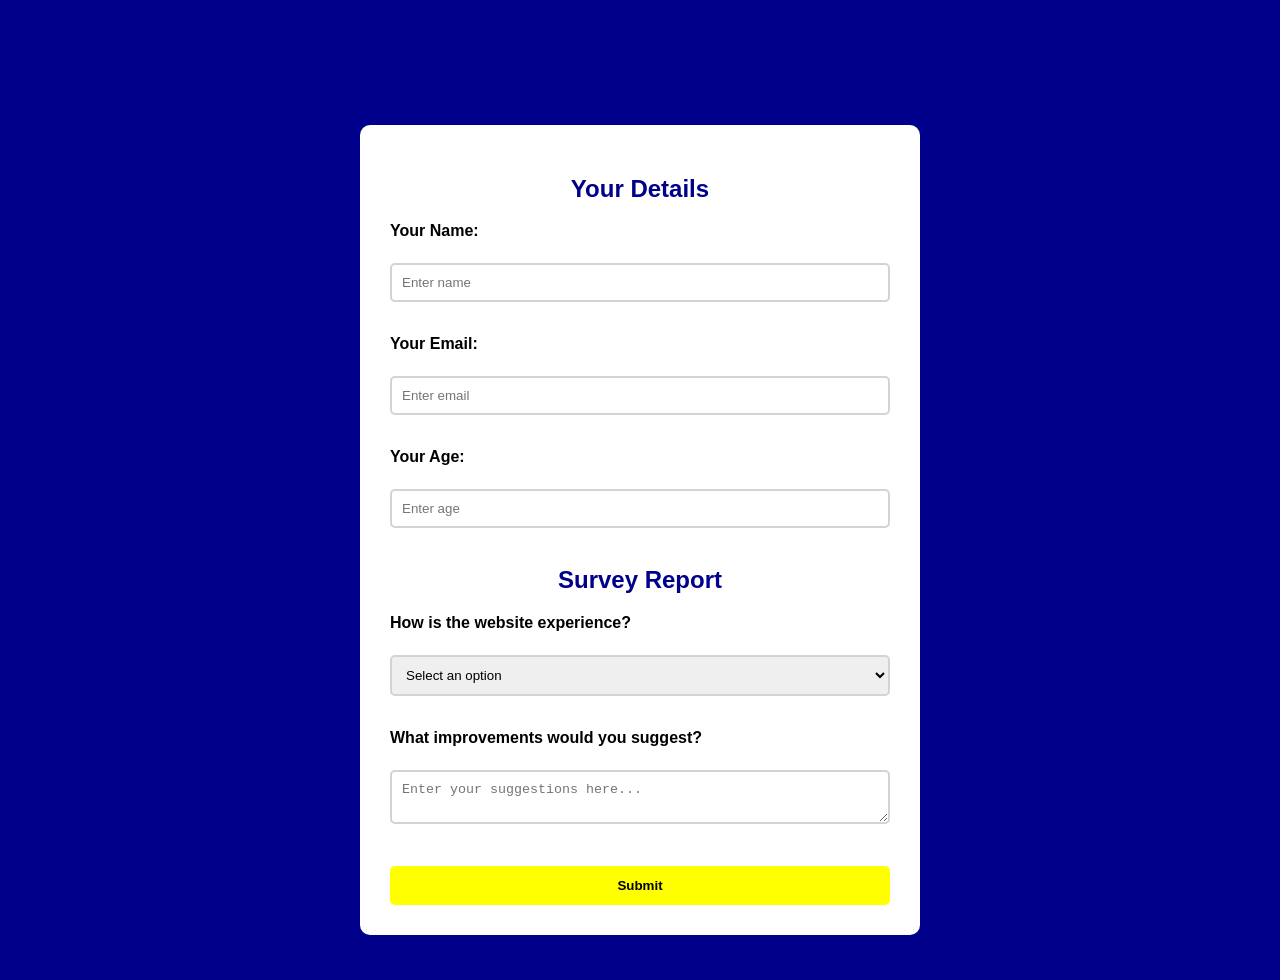
<file: starter_code/survey_form/index.html>
<!DOCTYPE html>
<html lang="en">
    <head>
        <meta charset="UTF-8">
        <meta name="viewport"
        content="width=device-width,
        initial-scale=1.0">
        <title>Survey Form</title>
        <link rel="stylesheet" href="style.css">
    </head>
    <body>
        <h1>Feedback Survey Form</h1>
        <form>
            <h2>Your Details</h2>
            <label>Your Name:</label><br>
            <input type="text" name="username"
            placeholder="Enter name" required><br><br>
            <label>Your Email:</label><br>
            <input type="text" name="email"
            placeholder="Enter email" required><br><br>
            <label>Your Age:</label><br>
            <input type="number" name="age" 
            placeholder="Enter age" required><br><br>
            <h2>Survey Report</h2>
            <label>How is the website experience?</label><br>
            <select name="experience" required>
                <option value="">Select an option</option>
                <option value="excellent">Excellent</option>
                <option value="good">Good</option>
                <option value="average">Average</option>
                <option value="poor">Poor</option>
            </select><br><br>
            <label>What improvements would you suggest?</label><br>
            <textarea name="Improvements"
            placeholder="Enter your suggestions here..."></textarea><br><br>
            <input type="submit" value="Submit">
        </form>

    </body>
</html>
</file>
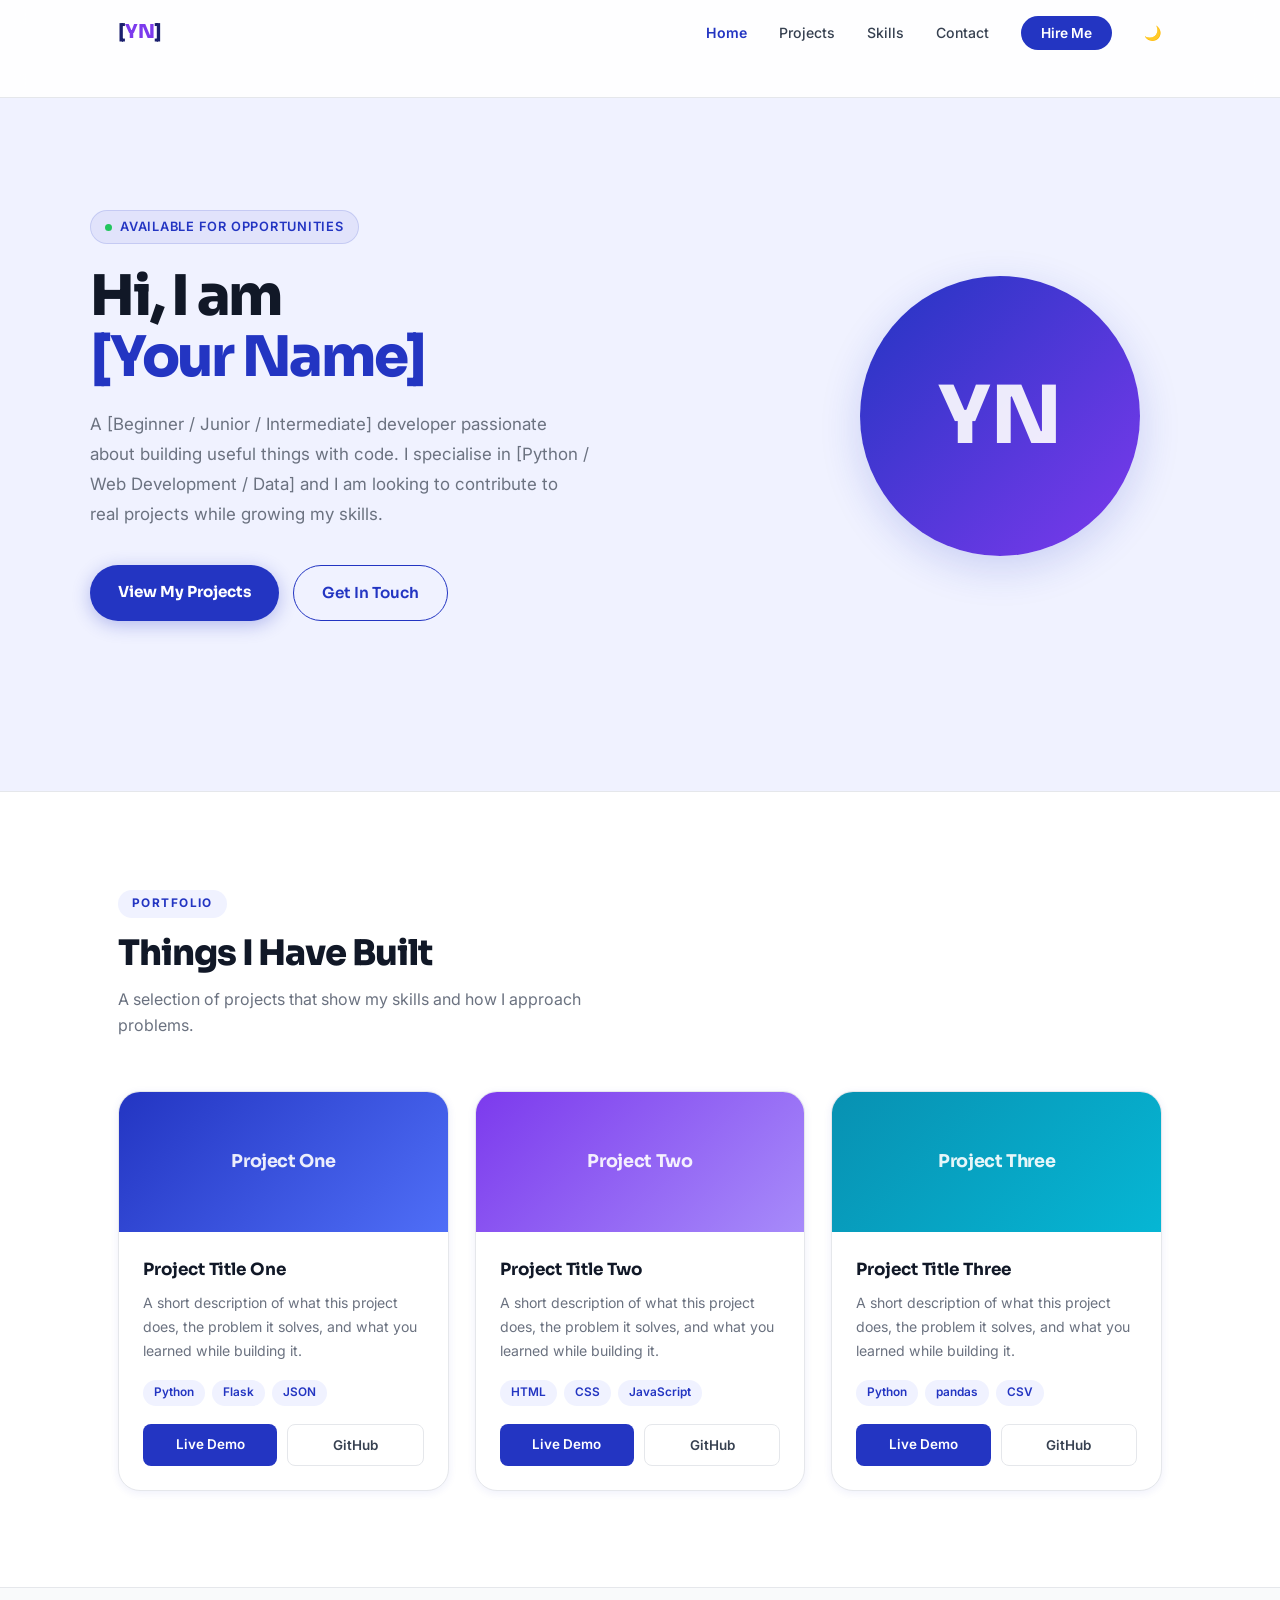
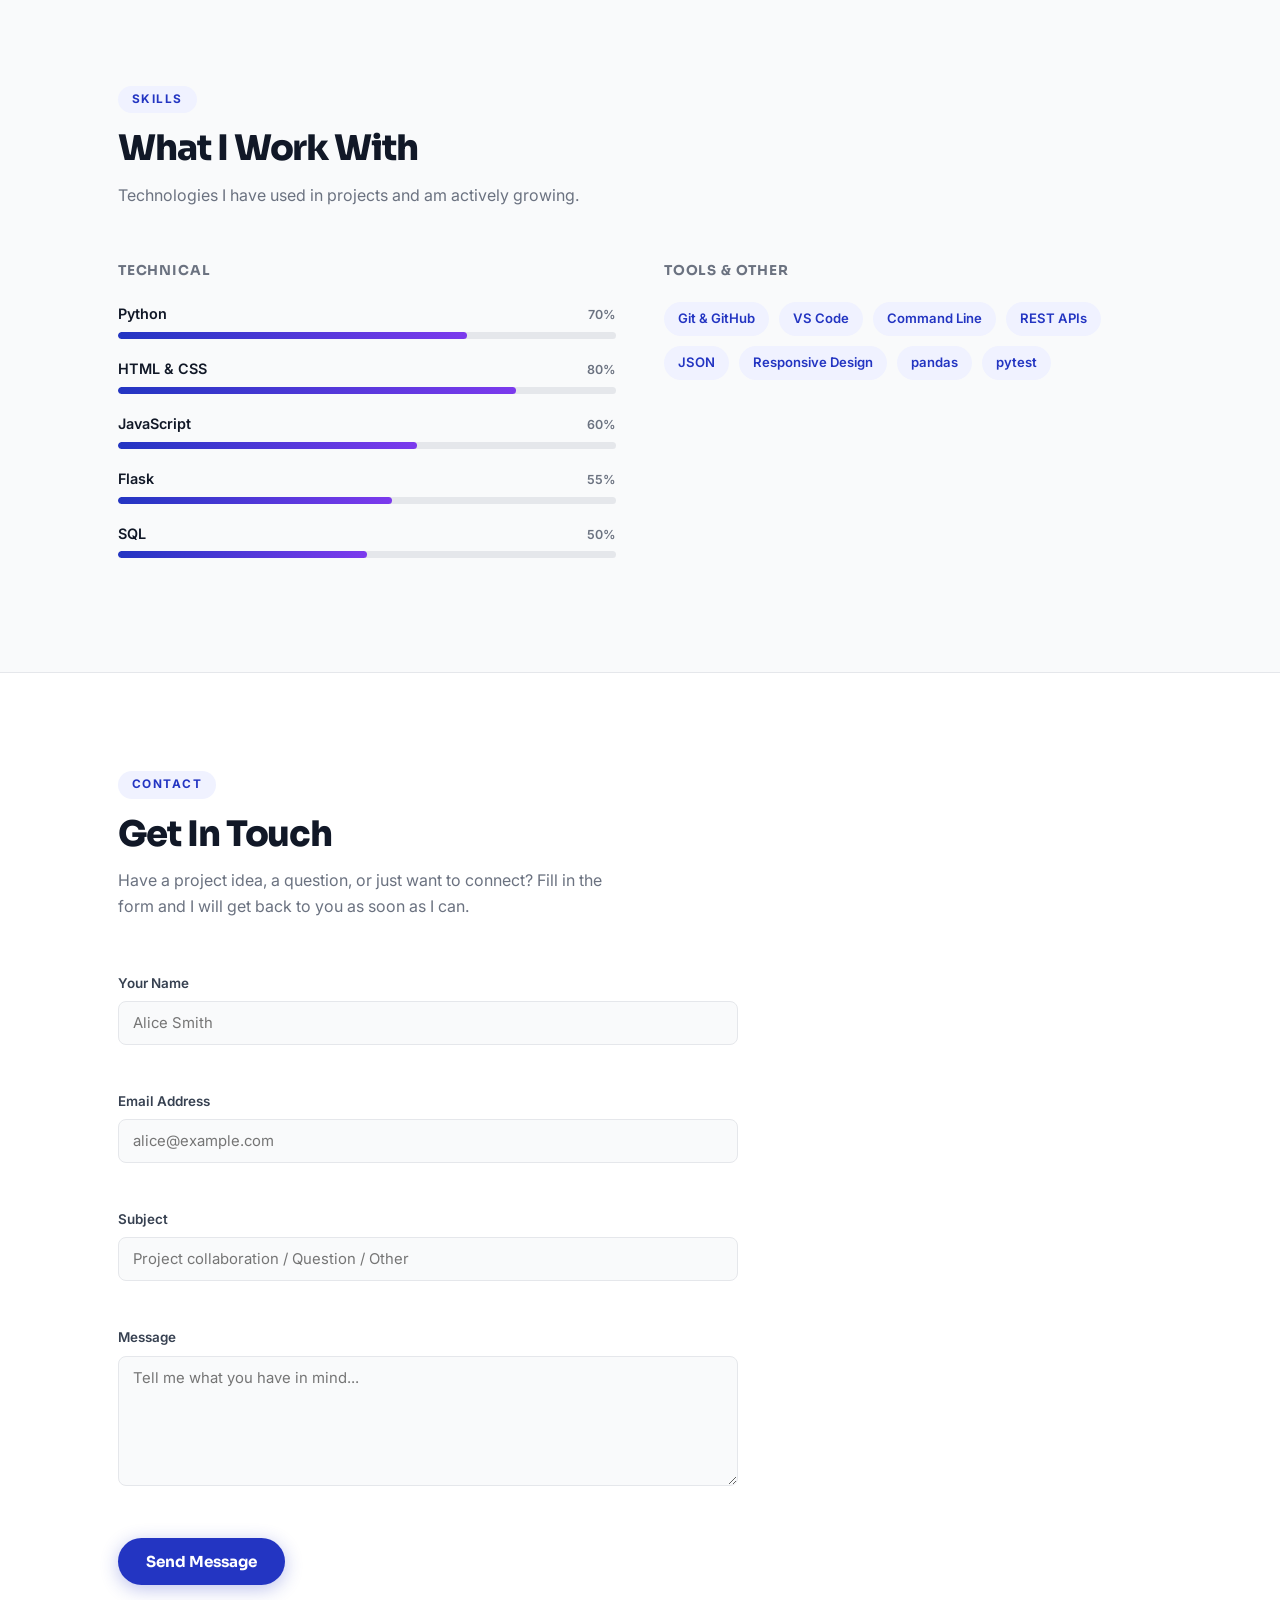
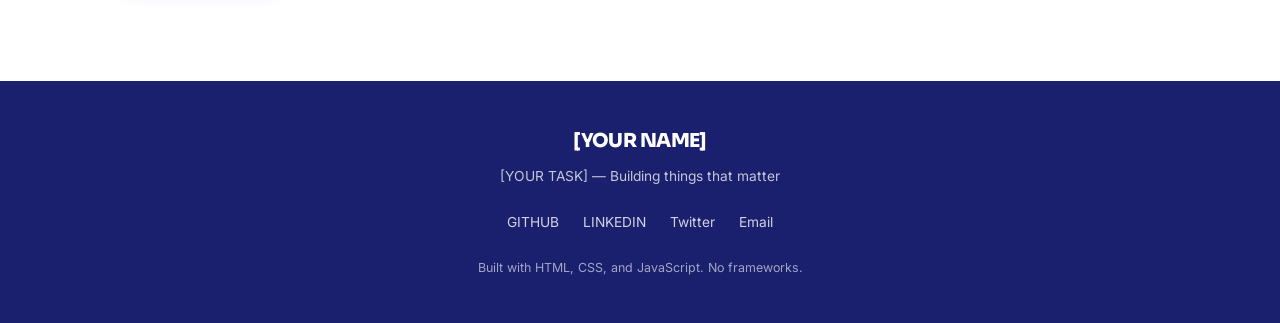
<file: starter_code/portfolio.html>
<!doctype html>
<!--
  portfolio.html
  ==============
  Project:    Personal Portfolio Website
  Difficulty: Beginner
  Skills:     HTML, CSS, JavaScript
  Time:       Low (a few hours)

  What you will build:
      A clean, professional personal portfolio website with five sections:
      navigation, hero, projects grid, skills list, and a contact form.
      The site is fully responsive and uses only HTML, CSS, and
      vanilla JavaScript — no frameworks, no build tools, no installs.

  How to run:
      Open this file directly in any web browser.
      No server or install step needed.

  Learning goals:
      - Writing semantic HTML5 structure
      - Using CSS Flexbox and CSS Grid for layout
      - Making a site responsive with media queries
      - Animating elements on scroll using IntersectionObserver
      - Validating a contact form with vanilla JavaScript
      - Organising CSS with custom properties (variables)

  Roadmap:
      Step 1:  Open the file in a browser — the structure and styles load
      Step 2:  Replace all placeholder text with your real information
      Step 3:  Complete the smooth-scroll navigation in initNavigation()
      Step 4:  Add your real projects to the projects grid (HTML section)
      Step 5:  Complete the skill bar animation in animateSkillBars()
      Step 6:  Complete the scroll reveal animation in initScrollReveal()
      Step 7:  Complete the contact form validation in validateForm()
      Step 8:  Make the mobile hamburger menu open and close in toggleMenu()
      Step 9:  Test every section on a 375px mobile screen using DevTools
      Step 10: Deploy to GitHub Pages (Settings > Pages > Deploy from main)

  Deployment (GitHub Pages):
      1. Push this file to a GitHub repository as index.html
      2. Go to repository Settings > Pages
      3. Set source to "Deploy from a branch" and select main / root
      4. Your site will be live at https://your-username.github.io/repo-name
-->

<html lang="en">
  <head>
    <meta charset="UTF-8" />
    <meta name="viewport" content="width=device-width, initial-scale=1.0" />
    <meta
      name="description"
      content="Portfolio of [Your Name] — [Your Title]"
    />
    <title>[Your Name] — Portfolio</title>

    <!-- Google Fonts -->
    <link
      href="https://fonts.googleapis.com/css2?family=Sora:wght@400;600;700;800&family=Inter:wght@400;500;600&display=swap"
      rel="stylesheet"
    />

    <style>
      /* ==============================================================
       CSS CUSTOM PROPERTIES
       Change these to reskin the entire site instantly.
      ============================================================== */

      /* =========================
   DARK MODE VARIABLES
   ========================= */

 body.dark {
  /* BUMPED UP: Made text brighter so it stands out against deep blue/slate */
  --color-text: #ffffff;       /* Pure white for headers/main titles */
  --color-text-mid: #f3f4f6;   /* Very bright light gray for normal paragraph text */
  --color-text-light: #cbd5e1; /* Clear, readable light gray for captions/muted text */

  /* Your backgrounds are fine, keeping them deep and clean */
  --color-bg: #0f172a;
  --color-bg-soft: #111827;
  --color-bg-hero: #0b1220;

  /* BUMPED UP: Made borders slightly lighter so they are actually visible */
  --color-border: #334155; 

  /* ACCENTS: Vibrant blues that pass contrast rules on dark backgrounds */
  --color-primary: #60a5fa;    /* Bright sky blue */
  --color-primary-dk: #93c5fd; /* Lightened this up so if it's used for text, it's readable */
}
      :root {
        --color-primary: #2335c2;
        --color-primary-dk: #1a1f6e;
        --color-accent: #7c3aed;
        --color-accent-lt: #a78bfa;
        --color-yellow: #fbbf24;
        --color-text: #111827;
        --color-text-mid: #374151;
        --color-text-light: #6b7280;
        --color-border: #e5e7eb;
        --color-bg: #ffffff;
        --color-bg-soft: #f9fafb;
        --color-bg-hero: #f0f2ff;

        --font-display: "Sora", sans-serif;
        --font-body: "Inter", sans-serif;

        --radius-sm: 8px;
        --radius-md: 14px;
        --radius-lg: 22px;
        --radius-full: 9999px;

        --shadow-sm: 0 2px 8px rgba(35, 53, 194, 0.08);
        --shadow-md: 0 6px 24px rgba(35, 53, 194, 0.13);
        --shadow-lg: 0 12px 40px rgba(35, 53, 194, 0.18);

        --transition: 0.2s ease;
      }

      /* ==============================================================
       RESET
       ============================================================== */
      *,
      *::before,
      *::after {
        box-sizing: border-box;
        margin: 0;
        padding: 0;
      }
      html {
        scroll-behavior: smooth;
      }
      body {
        font-family: var(--font-body);
        color: var(--color-text);
        background: var(--color-bg);
        line-height: 1.65;
        -webkit-font-smoothing: antialiased;
      }
      img {
        display: block;
        max-width: 100%;
      }
      a {
        color: var(--color-primary);
        text-decoration: none;
      }
      a:hover {
        text-decoration: underline;
      }
      ul {
        list-style: none;
      }

      /* ==============================================================
       SHARED UTILITIES
       ============================================================== */
      .container {
        max-width: 1100px;
        margin: 0 auto;
        padding: 0 28px;
      }

      .section-label {
        display: inline-block;
        font-size: 0.74rem;
        font-weight: 700;
        letter-spacing: 0.12em;
        text-transform: uppercase;
        color: var(--color-primary);
        background: var(--color-bg-hero);
        border-radius: var(--radius-full);
        padding: 4px 14px;
        margin-bottom: 14px;
      }

      .section-title {
        font-family: var(--font-display);
        font-size: clamp(1.6rem, 3vw, 2.2rem);
        font-weight: 800;
        color: var(--color-text);
        letter-spacing: -0.03em;
        line-height: 1.2;
        margin-bottom: 12px;
      }

      .section-sub {
        font-size: 1rem;
        color: var(--color-text-light);
        max-width: 520px;
        margin-bottom: 52px;
      }

      /* Scroll-reveal: elements start invisible and slide up into view */
      .reveal {
        opacity: 0;
        transform: translateY(28px);
        transition:
          opacity 0.55s ease,
          transform 0.55s ease;
      }
      .reveal.visible {
        opacity: 1;
        transform: translateY(0);
      }

      /* ==============================================================
       NAVIGATION
       ============================================================== */
      .navbar {
        position: fixed;
        top: 0;
        left: 0;
        right: 0;
        z-index: 100;
        background: rgba(255, 255, 255, 0.92);
        backdrop-filter: blur(12px);
        -webkit-backdrop-filter: blur(12px);
        border-bottom: 1px solid var(--color-border);
      }

      body.dark .navbar {
        background: rgba(15, 23, 42, 0.92);
      }

      .nav-inner {
        max-width: 1100px;
        margin: 0 auto;
        padding: 0 28px;
        height: 64px;
        display: flex;
        align-items: center;
        justify-content: space-between;
      }

      .nav-logo {
        font-family: var(--font-display);
        font-size: 1.2rem;
        font-weight: 800;
        color: var(--color-primary-dk);
        letter-spacing: -0.03em;
      }

      /* TODO Step 2: Replace [YN] with your actual initials */
      .nav-logo span {
        color: var(--color-accent);
      }

      .nav-links {
        display: flex;
        align-items: center;
        gap: 32px;
      }

      .nav-link {
        font-size: 0.88rem;
        font-weight: 500;
        color: var(--color-text-mid);
        transition: color var(--transition);
      }
      .nav-link:hover {
        color: var(--color-primary);
        text-decoration: none;
      }
      .nav-link.active {
        color: var(--color-primary);
        font-weight: 600;
      }

      .nav-cta {
        padding: 9px 20px;
        background: var(--color-primary);
        color: #fff;
        border-radius: var(--radius-full);
        font-size: 0.86rem;
        font-weight: 600;
        transition: opacity var(--transition);
      }
      .nav-cta:hover {
        opacity: 0.88;
        text-decoration: none;
      }

      /* Hamburger icon (mobile only) */
      .nav-hamburger {
        display: none;
        flex-direction: column;
        gap: 5px;
        background: none;
        border: none;
        cursor: pointer;
        padding: 4px;
      }
      .nav-hamburger span {
        display: block;
        width: 22px;
        height: 2px;
        background: var(--color-text);
        border-radius: 2px;
        transition:
          transform var(--transition),
          opacity var(--transition);
      }
      /* Hamburger open state — handled by JS */
      .nav-hamburger.open span:nth-child(1) {
        transform: translateY(7px) rotate(45deg);
      }
      .nav-hamburger.open span:nth-child(2) {
        opacity: 0;
      }
      .nav-hamburger.open span:nth-child(3) {
        transform: translateY(-7px) rotate(-45deg);
      }

      /* Mobile nav drawer */
      .nav-mobile {
        display: flex;
        flex-direction: column;
        padding: 12px 28px 20px;
        border-top: 1px solid var(--color-border);
        background: var(--color-bg);

        /* NEW: hidden state */
        max-height: 0;
        overflow: hidden;
        opacity: 0;
        transform: translateY(-10px);
        transition: all 0.3s ease;
      }

      .nav-mobile.open {
        max-height: 300px;
        opacity: 1;
        transform: translateY(0);
      }

      /* ==============================================================
       HERO SECTION
       ============================================================== */
      .hero {
        padding: 130px 28px 90px;
        background: var(--color-bg-hero);
        border-bottom: 1px solid var(--color-border);
        min-height: 88vh;
        display: flex;
        align-items: center;
      }

      .hero-inner {
        max-width: 1100px;
        margin: 0 auto;
        display: grid;
        grid-template-columns: 1fr 380px;
        gap: 64px;
        align-items: center;
        width: 100%;
      }

      .hero-tag {
        display: inline-flex;
        align-items: center;
        gap: 8px;
        font-size: 0.8rem;
        font-weight: 600;
        letter-spacing: 0.06em;
        text-transform: uppercase;
        color: var(--color-primary);
        background: rgba(35, 53, 194, 0.07);
        border: 1px solid rgba(35, 53, 194, 0.15);
        border-radius: var(--radius-full);
        padding: 5px 14px;
        margin-bottom: 22px;
      }
      .hero-tag-dot {
        width: 7px;
        height: 7px;
        border-radius: 50%;
        background: #22c55e;
      }

      .hero-heading {
        font-family: var(--font-display);
        font-size: clamp(2.2rem, 5vw, 3.5rem);
        font-weight: 800;
        color: var(--color-text);
        letter-spacing: -0.04em;
        line-height: 1.1;
        margin-bottom: 20px;
      }
      .hero-heading .accent {
        color: var(--color-primary);
      }

      .hero-sub {
        font-size: 1.06rem;
        color: var(--color-text-light);
        line-height: 1.78;
        max-width: 500px;
        margin-bottom: 36px;
      }

      .hero-actions {
        display: flex;
        gap: 14px;
        flex-wrap: wrap;
      }

      .btn-primary {
        padding: 14px 28px;
        background: var(--color-primary);
        color: #fff;
        border: none;
        border-radius: var(--radius-full);
        font-family: var(--font-display);
        font-size: 0.95rem;
        font-weight: 700;
        cursor: pointer;
        box-shadow: 0 4px 18px rgba(35, 53, 194, 0.3);
        transition:
          opacity var(--transition),
          transform var(--transition);
        text-decoration: none;
        display: inline-block;
      }
      .btn-primary:hover {
        opacity: 0.9;
        transform: translateY(-2px);
        text-decoration: none;
      }

      .btn-ghost {
        padding: 14px 28px;
        background: transparent;
        color: var(--color-primary);
        border: 1.5px solid var(--color-primary);
        border-radius: var(--radius-full);
        font-family: var(--font-display);
        font-size: 0.95rem;
        font-weight: 600;
        cursor: pointer;
        transition: background var(--transition);
        text-decoration: none;
        display: inline-block;
      }
      .btn-ghost:hover {
        background: var(--color-bg-hero);
        text-decoration: none;
      }

      /* Avatar placeholder on the right side of the hero */
      .hero-avatar-wrap {
        display: flex;
        justify-content: center;
      }
      .hero-avatar {
        width: 280px;
        height: 280px;
        border-radius: 50%;
        background: linear-gradient(
          135deg,
          var(--color-primary) 0%,
          var(--color-accent) 100%
        );
        display: flex;
        align-items: center;
        justify-content: center;
        font-family: var(--font-display);
        font-size: 5rem;
        font-weight: 800;
        color: rgba(255, 255, 255, 0.9);
        box-shadow: var(--shadow-lg);
        flex-shrink: 0;

        /* TODO Step 2: Replace this with an <img> tag pointing to your real photo.
         Example: <img src="photo.jpg" alt="Your Name" class="hero-avatar" />
         Then remove the background-color and text content. */
      }

      /* ==============================================================
       PROJECTS SECTION
       ============================================================== */
      .projects-section {
        padding: 96px 0;
        background: var(--color-bg);
      }

      .projects-grid {
        display: grid;
        grid-template-columns: repeat(auto-fill, minmax(300px, 1fr));
        gap: 26px;
      }

      .project-card {
        border: 1.5px solid var(--color-border);
        border-radius: var(--radius-lg);
        overflow: hidden;
        background: var(--color-bg);
        box-shadow: var(--shadow-sm);
        display: flex;
        flex-direction: column;
        transition:
          box-shadow var(--transition),
          transform var(--transition),
          border-color var(--transition);
      }
      .project-card:hover {
        box-shadow: var(--shadow-md);
        transform: translateY(-5px);
        border-color: rgba(35, 53, 194, 0.25);
      }

      /* Coloured banner at the top of each card */
      .project-banner {
        height: 140px;
        display: flex;
        align-items: center;
        justify-content: center;
        font-family: var(--font-display);
        font-size: 1.1rem;
        font-weight: 700;
        color: rgba(255, 255, 255, 0.9);
        letter-spacing: -0.02em;
      }

      /* TODO Step 4: Replace these generic colours with real project screenshots.
       Use <img src="screenshot.png" alt="..." class="project-banner-img" loading="lazy" />
       and set height: 180px on .project-card img */

      .banner-blue {
        background: linear-gradient(135deg, #2335c2, #4f6ef7);
      }
      .banner-purple {
        background: linear-gradient(135deg, #7c3aed, #a78bfa);
      }
      .banner-teal {
        background: linear-gradient(135deg, #0891b2, #06b6d4);
      }

      .project-body {
        padding: 24px;
        flex: 1;
        display: flex;
        flex-direction: column;
      }

      .project-title {
        font-family: var(--font-display);
        font-size: 1.05rem;
        font-weight: 700;
        color: var(--color-text);
        margin-bottom: 8px;
      }

      .project-desc {
        font-size: 0.88rem;
        color: var(--color-text-light);
        line-height: 1.68;
        flex: 1;
        margin-bottom: 18px;
      }

      .project-tags {
        display: flex;
        flex-wrap: wrap;
        gap: 7px;
        margin-bottom: 18px;
      }
      .tag {
        font-size: 0.74rem;
        font-weight: 600;
        padding: 3px 11px;
        border-radius: var(--radius-full);
        background: var(--color-bg-hero);
        color: var(--color-primary);
      }

      .project-links {
        display: flex;
        gap: 10px;
      }
      .project-link {
        flex: 1;
        padding: 9px 14px;
        font-size: 0.84rem;
        font-weight: 600;
        text-align: center;
        border-radius: var(--radius-sm);
        transition:
          background var(--transition),
          color var(--transition);
      }
      .project-link--primary {
        background: var(--color-primary);
        color: #fff;
      }
      .project-link--primary:hover {
        opacity: 0.88;
        text-decoration: none;
        color: #fff;
      }
      .project-link--ghost {
        border: 1.5px solid var(--color-border);
        color: var(--color-text-mid);
      }
      .project-link--ghost:hover {
        border-color: var(--color-primary);
        color: var(--color-primary);
        text-decoration: none;
      }

      /* ==============================================================
       SKILLS SECTION
       ============================================================== */
      .skills-section {
        padding: 96px 0;
        background: var(--color-bg-soft);
        border-top: 1px solid var(--color-border);
        border-bottom: 1px solid var(--color-border);
      }

      .skills-grid {
        display: grid;
        grid-template-columns: 1fr 1fr;
        gap: 48px;
      }

      .skills-group-title {
        font-family: var(--font-display);
        font-size: 0.85rem;
        font-weight: 700;
        letter-spacing: 0.06em;
        text-transform: uppercase;
        color: var(--color-text-light);
        margin-bottom: 20px;
      }

      .skill-item {
        margin-bottom: 18px;
      }

      .skill-header {
        display: flex;
        justify-content: space-between;
        align-items: baseline;
        margin-bottom: 6px;
      }
      .skill-name {
        font-size: 0.9rem;
        font-weight: 600;
        color: var(--color-text);
      }
      .skill-pct {
        font-size: 0.78rem;
        font-weight: 600;
        color: var(--color-text-light);
      }

      .skill-track {
        height: 7px;
        background: var(--color-border);
        border-radius: var(--radius-full);
        overflow: hidden;
      }
      /* Width starts at 0 and is animated to data-pct by JS */
      .skill-bar {
        height: 100%;
        width: 0%;
        background: linear-gradient(
          90deg,
          var(--color-primary),
          var(--color-accent)
        );
        border-radius: var(--radius-full);
        transition: width 1s ease;
      }

      /* ==============================================================
       CONTACT SECTION
       ============================================================== */
      .contact-section {
        padding: 96px 0;
        background: var(--color-bg);
      }

      .contact-inner {
        max-width: 620px;
      }

      .form-group {
        margin-bottom: 22px;
      }

      label {
        display: block;
        font-size: 0.84rem;
        font-weight: 600;
        color: var(--color-text-mid);
        margin-bottom: 7px;
      }

      .form-control {
        width: 100%;
        padding: 12px 14px;
        border: 1.5px solid var(--color-border);
        border-radius: var(--radius-sm);
        font-family: var(--font-body);
        font-size: 0.93rem;
        color: var(--color-text);
        background: var(--color-bg-soft);
        transition:
          border-color var(--transition),
          box-shadow var(--transition);
      }
      .form-control:focus {
        outline: none;
        border-color: var(--color-primary);
        box-shadow: 0 0 0 3px rgba(35, 53, 194, 0.1);
        background: #fff;
      }
      .form-control.error-field {
        border-color: #dc2626;
      }

      textarea.form-control {
        resize: vertical;
        min-height: 130px;
      }

      .form-error {
        font-size: 0.8rem;
        color: #dc2626;
        margin-top: 5px;
        min-height: 18px;
        font-weight: 500;
      }

      .form-success {
        padding: 14px 18px;
        background: #dcfce7;
        border: 1px solid #86efac;
        border-radius: var(--radius-sm);
        font-size: 0.88rem;
        color: #166534;
        font-weight: 500;
        display: none;
        margin-bottom: 16px;
      }

      
/* LIGHT MODE (Default): Deep blue background, clean white text */
.contact-section button, 
.btn-primary, 
.submit-btn {
  color: #ffffff !important; 
  font-weight: 700;
}

/* DARK MODE: Light blue background, crisp black text */
body.dark .contact-section button, 
body.dark .btn-primary, 
body.dark .submit-btn {
  color: #0f172a !important;
}

 /* ==============================================================
   FOOTER STRUCTURE
   ============================================================== */
.footer {
  background: var(--color-primary-dk);
  padding: 44px 28px;
  text-align: center;
}
.footer-name {
  font-family: var(--font-display);
  font-size: 1.2rem;
  font-weight: 800;
  letter-spacing: -0.03em;
  margin-bottom: 8px;
}
.footer-tagline {
  font-size: 0.86rem;
  margin-bottom: 24px;
}
.footer-links {
  display: flex;
  justify-content: center;
  gap: 24px;
  flex-wrap: wrap;
}
.footer-links a {
  font-size: 0.86rem;
  transition: color var(--transition);
}
.footer-links a:hover {
  text-decoration: underline;
}
.footer-copy {
  font-size: 0.78rem;
  margin-top: 24px;
}

/* ==============================================================
   FOOTER COLORS: LIGHT MODE (Default - White Text)
   ============================================================== */
.footer-name {
  color: #ffffff !important;
}
.footer-tagline {
  color: rgba(255, 255, 255, 0.75) !important;
}
.footer-links a {
  color: rgba(255, 255, 255, 0.8) !important;
}
.footer-links a:hover {
  color: #ffffff !important;
}
.footer-copy {
  color: rgba(255, 255, 255, 0.6) !important;
}

/* ==============================================================
   FOOTER COLORS: DARK MODE (body.dark - Black Text)
   ============================================================== */
body.dark .footer-name {
  color: #0f172a !important;
}
body.dark .footer-tagline {
  color: rgba(15, 23, 42, 0.75) !important;
}
body.dark .footer-links a {
  color: rgba(15, 23, 42, 0.8) !important;
}
body.dark .footer-links a:hover {
  color: #000000 !important;
}
body.dark .footer-copy {
  color: rgba(15, 23, 42, 0.6) !important;
}

      
      /* ==============================================================
       RESPONSIVE
       ============================================================== */
      @media (max-width: 900px) {
        .hero-inner {
          grid-template-columns: 1fr;
        }
        .hero-avatar-wrap {
          order: -1;
        }
        .hero-avatar {
          width: 180px;
          height: 180px;
          font-size: 3rem;
        }
        .skills-grid {
          grid-template-columns: 1fr;
          gap: 32px;
        }
      }

      @media (max-width: 640px) {
        .nav-links {
          display: none;
        }
        .nav-hamburger {
          display: flex;
        }
        .hero {
          padding: 110px 20px 72px;
        }
        .hero-heading {
          font-size: 2rem;
        }
        .container {
          padding: 0 20px;
        }
        .projects-grid {
          grid-template-columns: 1fr;
        }
      }
    </style>
  </head>
  <body>
    <!-- ============================================================
       NAVIGATION
       ============================================================ -->
    <nav class="navbar" id="navbar">
      <div class="nav-inner">
        <!-- TODO Step 2: Replace [YN] with your initials and [Your Name] below -->
        <a href="#home" class="nav-logo">[<span>YN</span>]</a>
        

        <ul class="nav-links">
          <li><a href="#home" class="nav-link active">Home</a></li>
          <li><a href="#projects" class="nav-link">Projects</a></li>
          <li><a href="#skills" class="nav-link">Skills</a></li>
          <li><a href="#contact" class="nav-link">Contact</a></li>
          <li><a href="#contact" class="nav-cta">Hire Me</a></li>

          <li>
          <button
            id="theme-toggle"
            class="nav-link"
            style="background: none; border: none; cursor: pointer"
            aria-label="Toggle dark mode"
          >
            🌙
          </button>
        </li>

        </ul>

        <button
          class="nav-hamburger"
          id="hamburger"
          aria-label="Toggle navigation"
          aria-expanded="false"
        >
          <span></span><span></span><span></span>
        </button>
      </div>

      <!-- Mobile navigation drawer -->
      <div class="nav-mobile" id="nav-mobile">
        <a href="#home" onclick="closeMenu()">Home</a>
        <a href="#projects" onclick="closeMenu()">Projects</a>
        <a href="#skills" onclick="closeMenu()">Skills</a>
        <a href="#contact" onclick="closeMenu()">Contact</a>
      </div>
    </nav>

    <!-- ============================================================
       HERO SECTION
       ============================================================ -->
    <section class="hero" id="home">
      <div class="hero-inner">
        <div class="hero-copy">
          <!-- TODO Step 2: Update the tag text to reflect your current status -->
          <div class="hero-tag">
            <span class="hero-tag-dot"></span>
            Available for opportunities
          </div>

          <!-- TODO Step 2: Replace with your real name and title -->
          <h1 class="hero-heading">
            Hi, I am<br />
            <span class="accent">[Your Name]</span>
          </h1>

          <!-- TODO Step 2: Write 2-3 sentences about yourself -->
          <p class="hero-sub">
            A [Beginner / Junior / Intermediate] developer passionate about
            building useful things with code. I specialise in [Python / Web
            Development / Data] and I am looking to contribute to real projects
            while growing my skills.
          </p>

          <div class="hero-actions">
            <a href="#projects" class="btn-primary">View My Projects</a>
            <a href="#contact" class="btn-ghost">Get In Touch</a>
          </div>
        </div>

        <!-- TODO Step 2: Replace the initials with your photo -->
        <div class="hero-avatar-wrap">
          <div class="hero-avatar" aria-label="Profile photo placeholder">
            <!-- Replace this entire div with:
               <img src="your-photo.jpg" alt="[Your Name]" class="hero-avatar" />
          -->
            YN
          </div>
        </div>
      </div>
    </section>

    <!-- ============================================================
       PROJECTS SECTION
       ============================================================ -->
    <section class="projects-section" id="projects">
      <div class="container">
        <div class="reveal">
          <div class="section-label">Portfolio</div>
          <h2 class="section-title">Things I Have Built</h2>
          <p class="section-sub">
            A selection of projects that show my skills and how I approach
            problems.
            <!-- TODO Step 4: Update this text -->
          </p>
        </div>

        <div class="projects-grid">
          <!-- ---- Project Card 1 ---- -->
          <!-- TODO Step 4: Replace with your real project details -->

          <article class="project-card reveal">
            <div class="project-banner banner-blue">
              <!-- Replace this with a screenshot: <img src="screenshot.png" alt="Project name" loading="lazy"> -->

              Project One
            </div>
            <div class="project-body">
              <h3 class="project-title">Project Title One</h3>
              <p class="project-desc">
                A short description of what this project does, the problem it
                solves, and what you learned while building it.
              </p>
              <div class="project-tags">
                <span class="tag">Python</span>
                <span class="tag">Flask</span>
                <span class="tag">JSON</span>
              </div>
              <div class="project-links">
                <!-- TODO Step 4: Replace # with your real GitHub and live URLs -->

                <a
                  href="#"
                  class="project-link project-link--primary"
                  target="_blank"
                  rel="noopener noreferrer"
                  >Live Demo</a
                >
                <a
                  href="#"
                  class="project-link project-link--ghost"
                  target="_blank"
                  rel="noopener noreferrer"
                  >GitHub</a
                >
              </div>
            </div>
          </article>

          <!-- ---- Project Card 2 ---- -->
          <article class="project-card reveal">
            <div class="project-banner banner-purple">Project Two</div>
            <div class="project-body">
              <h3 class="project-title">Project Title Two</h3>
              <p class="project-desc">
                A short description of what this project does, the problem it
                solves, and what you learned while building it.
              </p>
              <div class="project-tags">
                <span class="tag">HTML</span>
                <span class="tag">CSS</span>
                <span class="tag">JavaScript</span>
              </div>
              <div class="project-links">
                <a
                  href="#"
                  class="project-link project-link--primary"
                  target="_blank"
                  rel="noopener noreferrer"
                  >Live Demo</a
                >
                <a
                  href="#"
                  class="project-link project-link--ghost"
                  target="_blank"
                  rel="noopener noreferrer"
                  >GitHub</a
                >
              </div>
            </div>
          </article>

          <!-- ---- Project Card 3 ---- -->
          <article class="project-card reveal">
            <div class="project-banner banner-teal">Project Three</div>
            <div class="project-body">
              <h3 class="project-title">Project Title Three</h3>
              <p class="project-desc">
                A short description of what this project does, the problem it
                solves, and what you learned while building it.
              </p>
              <div class="project-tags">
                <span class="tag">Python</span>
                <span class="tag">pandas</span>
                <span class="tag">CSV</span>
              </div>
              <div class="project-links">
                <a
                  href="#"
                  class="project-link project-link--primary"
                  target="_blank"
                  rel="noopener noreferrer"
                  >Live Demo</a
                >
                <a
                  href="#"
                  class="project-link project-link--ghost"
                  target="_blank"
                  rel="noopener noreferrer"
                  >GitHub</a
                >
              </div>
            </div>
          </article>
        </div>
      </div>
    </section>

    <!-- ============================================================
       SKILLS SECTION
       ============================================================ -->
    <section class="skills-section" id="skills">
      <div class="container">
        <div class="reveal">
          <div class="section-label">Skills</div>
          <h2 class="section-title">What I Work With</h2>
          <p class="section-sub">
            Technologies I have used in projects and am actively growing.
          </p>
        </div>

        <div class="skills-grid reveal">
          <!-- Left column: technical skills with animated bars -->
          <div>
            <p class="skills-group-title">Technical</p>

            <!--
            data-pct sets the target width for the animated bar.
            TODO Step 2: Update skill names and percentages to match your real abilities.
            Be honest — interviewers will ask about anything on your portfolio.
          -->
            <div class="skill-item">
              <div class="skill-header">
                <span class="skill-name">Python</span>
                <span class="skill-pct">70%</span>
              </div>
              <div class="skill-track">
                <div class="skill-bar" data-pct="70"></div>
              </div>
            </div>

            <div class="skill-item">
              <div class="skill-header">
                <span class="skill-name">HTML &amp; CSS</span>
                <span class="skill-pct">80%</span>
              </div>
              <div class="skill-track">
                <div class="skill-bar" data-pct="80"></div>
              </div>
            </div>

            <div class="skill-item">
              <div class="skill-header">
                <span class="skill-name">JavaScript</span>
                <span class="skill-pct">60%</span>
              </div>
              <div class="skill-track">
                <div class="skill-bar" data-pct="60"></div>
              </div>
            </div>

            <div class="skill-item">
              <div class="skill-header">
                <span class="skill-name">Flask</span>
                <span class="skill-pct">55%</span>
              </div>
              <div class="skill-track">
                <div class="skill-bar" data-pct="55"></div>
              </div>
            </div>

            <div class="skill-item">
              <div class="skill-header">
                <span class="skill-name">SQL</span>
                <span class="skill-pct">50%</span>
              </div>
              <div class="skill-track">
                <div class="skill-bar" data-pct="50"></div>
              </div>
            </div>
          </div>

          <!-- Right column: other skills as a tag cloud -->
          <div>
            <p class="skills-group-title">Tools &amp; Other</p>
            <!-- TODO Step 2: Add or remove tags to match your real toolkit -->
            <div class="project-tags" style="gap: 10px">
              <span class="tag" style="font-size: 0.82rem; padding: 6px 14px"
                >Git &amp; GitHub</span
              >
              <span class="tag" style="font-size: 0.82rem; padding: 6px 14px"
                >VS Code</span
              >
              <span class="tag" style="font-size: 0.82rem; padding: 6px 14px"
                >Command Line</span
              >
              <span class="tag" style="font-size: 0.82rem; padding: 6px 14px"
                >REST APIs</span
              >
              <span class="tag" style="font-size: 0.82rem; padding: 6px 14px"
                >JSON</span
              >
              <span class="tag" style="font-size: 0.82rem; padding: 6px 14px"
                >Responsive Design</span
              >
              <span class="tag" style="font-size: 0.82rem; padding: 6px 14px"
                >pandas</span
              >
              <span class="tag" style="font-size: 0.82rem; padding: 6px 14px"
                >pytest</span
              >
            </div>
          </div>
        </div>
      </div>
    </section>

    <!-- ============================================================
       CONTACT SECTION
       ============================================================ -->
    <section class="contact-section" id="contact">
      <div class="container">
        <div class="contact-inner">
          <div class="reveal">
            <div class="section-label">Contact</div>
            <h2 class="section-title">Get In Touch</h2>
            <p class="section-sub">
              Have a project idea, a question, or just want to connect? Fill in
              the form and I will get back to you as soon as I can.
            </p>
          </div>

          <!-- Success message (shown after valid submission) -->
          <div class="form-success" id="form-success">
            Your message has been sent. I will be in touch soon.
          </div>

          <form id="contact-form" class="reveal" novalidate>
            <div class="form-group">
              <label for="name">Your Name</label>
              <input
                type="text"
                id="name"
                name="name"
                class="form-control"
                placeholder="Alice Smith"
                autocomplete="name"
              />
              <div class="form-error" id="name-error"></div>
            </div>

            <div class="form-group">
              <label for="email">Email Address</label>
              <input
                type="email"
                id="email"
                name="email"
                class="form-control"
                placeholder="alice@example.com"
                autocomplete="email"
              />
              <div class="form-error" id="email-error"></div>
            </div>

            <div class="form-group">
              <label for="subject">Subject</label>
              <input
                type="text"
                id="subject"
                name="subject"
                class="form-control"
                placeholder="Project collaboration / Question / Other"
              />
              <div class="form-error" id="subject-error"></div>
            </div>

            <div class="form-group">
              <label for="message">Message</label>
              <textarea
                id="message"
                name="message"
                class="form-control"
                placeholder="Tell me what you have in mind..."
              ></textarea>
              <div class="form-error" id="message-error"></div>
            </div>

            <button type="submit" class="btn-primary" id="submit-btn">
              Send Message
            </button>
          </form>
        </div>
      </div>
    </section>

    <!-- ============================================================
       FOOTER
       ============================================================ -->
    <footer class="footer">
      <!-- TODO Step 2: Replace [Your Name] and [Your Title] -->

      <div class="footer-name">[YOUR NAME]</div>
      <p class="footer-tagline">[YOUR TASK] — Building things that matter</p>

      <div class="footer-links">
        <!-- TODO Step 2: Replace # with your real profile URLs -->

        <a href="#" target="_blank" rel="noopener noreferrer">GITHUB</a>
        <a href="#" target="_blank" rel="noopener noreferrer">LINKEDIN</a>
        <a href="#" target="_blank" rel="noopener noreferrer">Twitter</a>
        <a href="mailto:you@example.com">Email</a>
      </div>

      <p class="footer-copy">
        Built with HTML, CSS, and JavaScript. No frameworks.
      </p>
    </footer>

    <!-- ============================================================
       JAVASCRIPT
       ============================================================ -->
    <script>
      // =========================
      // DARK MODE TOGGLE
      // =========================

      function initTheme() {
  var toggleBtn = document.getElementById("theme-toggle");
  var body = document.body;

  var savedTheme = localStorage.getItem("theme");

  if (savedTheme === "dark") {
    body.classList.add("dark");
    toggleBtn.textContent = "☀️";
    toggleBtn.setAttribute("aria-label", "Switch to light mode");
  } else {
    toggleBtn.setAttribute("aria-label", "Switch to dark mode");
  }

  toggleBtn.addEventListener("click", function () {
    body.classList.toggle("dark");

    var isDark = body.classList.contains("dark");

    toggleBtn.textContent = isDark ? "☀️" : "🌙";
    toggleBtn.setAttribute(
      "aria-label",
      isDark ? "Switch to light mode" : "Switch to dark mode"
    );

    localStorage.setItem("theme", isDark ? "dark" : "light");
  });
}

      // ==========================================================
      // TODO Step 3: initNavigation()
      // Highlight the correct nav link as the user scrolls between sections.
      //
      // Tasks:
      //   1. Collect all nav links: document.querySelectorAll(".nav-link")
      //   2. Collect all sections with an id: document.querySelectorAll("section[id]")
      //   3. Add a "scroll" event listener to window.
      //   4. On each scroll event, find which section is currently in the
      //      viewport by comparing window.scrollY to section.offsetTop.
      //      The active section is the one whose top is just above the middle
      //      of the viewport:
      //        section.offsetTop - window.innerHeight / 2 <= window.scrollY
      //   5. Remove "active" class from all nav links.
      //   6. Add "active" class to the link whose href matches #<section.id>.
      // ==========================================================

      function initNavigation() {
        const navLinks = document.querySelectorAll(".nav-link");
        const sections = document.querySelectorAll("section[id]");

        function updateActiveLink() {
          let currentSection = "";

          sections.forEach((section) => {
            const sectionTop = section.offsetTop - window.innerHeight / 2;

            if (window.scrollY >= sectionTop) {
              currentSection = section.getAttribute("id");
            }
          });

          navLinks.forEach((link) => {
            link.classList.remove("active");

            if (link.getAttribute("href") === `#${currentSection}`) {
              link.classList.add("active");
            }
          });
        }

        window.addEventListener("scroll", updateActiveLink);

        updateActiveLink();
      }

      // ==========================================================
      // TODO Step 8: toggleMenu() and closeMenu()
      // Open and close the mobile navigation drawer.
      //
      // toggleMenu() tasks:
      //   1. Toggle the "open" class on #hamburger.
      //   2. Toggle the "open" class on #nav-mobile.
      //   3. Update aria-expanded on the hamburger button:
      //        var isOpen = hamburger.classList.contains("open");
      //        hamburger.setAttribute("aria-expanded", isOpen);
      //
      // closeMenu() tasks:
      //   1. Remove "open" from #hamburger.
      //   2. Remove "open" from #nav-mobile.
      //   3. Set aria-expanded to "false".
      //
      // Wire toggleMenu() to the hamburger button's onclick below.
      // closeMenu() is already called by each mobile nav link (see HTML).
      // ==========================================================

      function toggleMenu() {
        // --- Write your code here ---
        const hamburger = document.getElementById("hamburger");
        const mobileNav = document.getElementById("nav-mobile");

        hamburger.classList.toggle("open");
        mobileNav.classList.toggle("open");

        const isOpen = hamburger.classList.contains("open");
        hamburger.setAttribute("aria-expanded", isOpen);
      }

      function closeMenu() {
        const hamburger = document.getElementById("hamburger");
        const mobileNav = document.getElementById("nav-mobile");

        hamburger.classList.remove("open");
        mobileNav.classList.remove("open");

        hamburger.setAttribute("aria-expanded", "false");
      }

      // Wire the hamburger button — already connected, no change needed here
      document
        .getElementById("hamburger")
        .addEventListener("click", toggleMenu);

      // ==========================================================
      // TODO Step 5: animateSkillBars()
      // Animate the skill bar widths from 0% to their data-pct value.
      //
      // Tasks:
      //   1. Select all elements with class "skill-bar":
      //        document.querySelectorAll(".skill-bar")
      //   2. Loop through each bar.
      //   3. Read the target percentage: bar.getAttribute("data-pct")
      //   4. Set bar.style.width = pct + "%"
      //      The CSS transition: width 1s ease handles the animation automatically.
      //
      // This function is called by initScrollReveal() when the skills section
      // enters the viewport — so the animation only fires when the user can see it.
      // ==========================================================

      function animateSkillBars() {
        // --- Write your code here ---
        const bars = document.querySelectorAll(".skill-bar");

        bars.forEach((bar) => {
          const pct = bar.getAttribute("data-pct");

          bar.style.width = pct + "%";
        });
      }

      // ==========================================================
      // TODO Step 6: initScrollReveal()
      // Use IntersectionObserver to reveal elements as they scroll into view.
      //
      // Tasks:
      //   1. Select all elements with class "reveal".
      //   2. Create an IntersectionObserver:
      //        var observer = new IntersectionObserver(function(entries) {
      //            entries.forEach(function(entry) {
      //                if (entry.isIntersecting) {
      //                    entry.target.classList.add("visible");
      //                    // If this is the skills section, animate bars
      //                    if (entry.target.closest("#skills")) {
      //                        animateSkillBars();
      //                    }
      //                    observer.unobserve(entry.target); // Fire once only
      //                }
      //            });
      //        }, { threshold: 0.15 }); // Fire when 15% of element is visible
      //   3. Call observer.observe(el) on each reveal element.
      // ==========================================================

      function initScrollReveal() {
        // --- Write your code here ---
        const revealElements = document.querySelectorAll(".reveal");

        const observer = new IntersectionObserver(
          function (entries) {
            entries.forEach(function (entry) {
              if (entry.isIntersecting) {
                entry.target.classList.add("visible");

                if (entry.target.closest("#skills")) {
                  animateSkillBars();
                }

                observer.unobserve(entry.target);
              }
            });
          },
          {
            threshold: 0.15,
          },
        );

        revealElements.forEach((el) => {
          observer.observe(el);
        });
      }

      // ==========================================================
      // TODO Step 7: validateForm()
      // Validate the contact form before "submitting" it.
      //
      // Validation rules:
      //   name    — required, at least 2 characters
      //   email   — required, must contain "@" and "."
      //   subject — required, at least 3 characters
      //   message — required, at least 10 characters
      //
      // Tasks:
      //   1. Read the value from each field using document.getElementById().value.trim()
      //   2. For each field, check the rule above.
      //   3. If a rule fails:
      //        - Show the error message in the field's #<name>-error div.
      //        - Add the "error-field" CSS class to the input.
      //        - Set a flag: var isValid = false/
      //   4. If a rule passes:
      //        - Clear the error div.
      //        - Remove "error-field" from the input.
      //   5. If all rules pass (isValid is true):
      //        - Hide the form: document.getElementById("contact-form").style.display = "none"
      //        - Show the success message: document.getElementById("form-success").style.display = "block"
      //        - Note: in a real project you would send the data to a backend here.
      //          For now, just showing the success message is enough.
      //   6. Return isValid.
      // ==========================================================

      function validateForm() {
        var isValid = true;
        const name = document.getElementById("name").value.trim();

        const email = document.getElementById("email").value.trim();

        const subject = document.getElementById("subject").value.trim();

        const message = document.getElementById("message").value.trim();

        function showError(field, messageText) {
          document.getElementById(`${field}-error`).textContent = messageText;

          document.getElementById(field).classList.add("error-field");

          isValid = false;
        }

        function clearError(field) {
          document.getElementById(`${field}-error`).textContent = "";

          document.getElementById(field).classList.remove("error-field");
        }

        // Name validation
        if (name.length < 2) {
          showError("name", "Name must be at least 2 characters");
        } else {
          clearError("name");
        }

        // Email validation
        if (!email.includes("@") || !email.includes(".")) {
          showError("email", "Enter a valid email address");
        } else {
          clearError("email");
        }

        // Subject validation
        if (subject.length < 3) {
          showError("subject", "Subject must be at least 3 characters");
        } else {
          clearError("subject");
        }

        // Message validation
        if (message.length < 10) {
          showError("message", "Message must be at least 10 characters");
        } else {
          clearError("message");
        }

        // Success
        if (isValid) {
          document.getElementById("contact-form").style.display = "none";

          document.getElementById("form-success").style.display = "block";
        }

        return isValid;
      }

      // ==========================================================
      // Form submit handler — already wired, no changes needed
      // ==========================================================
      document
        .getElementById("contact-form")
        .addEventListener("submit", function (e) {
          e.preventDefault();
          validateForm();
        });

      // ==========================================================
      // Initialise everything on page load
      // ==========================================================
      document.addEventListener("DOMContentLoaded", function () {
        initNavigation();
        initScrollReveal();
        initTheme();
      });

      document.querySelectorAll(".nav-mobile a").forEach((link) => {
        link.addEventListener("click", closeMenu);
      });

      document.addEventListener("click", (e) => {
        const mobileNav = document.getElementById("nav-mobile");
        const hamburger = document.getElementById("hamburger");

        const isClickInsideMenu = mobileNav.contains(e.target);
        const isClickHamburger = hamburger.contains(e.target);

        if (!isClickInsideMenu && !isClickHamburger) {
          closeMenu();
        }
      });
    </script>
  </body>
</html>
</file>
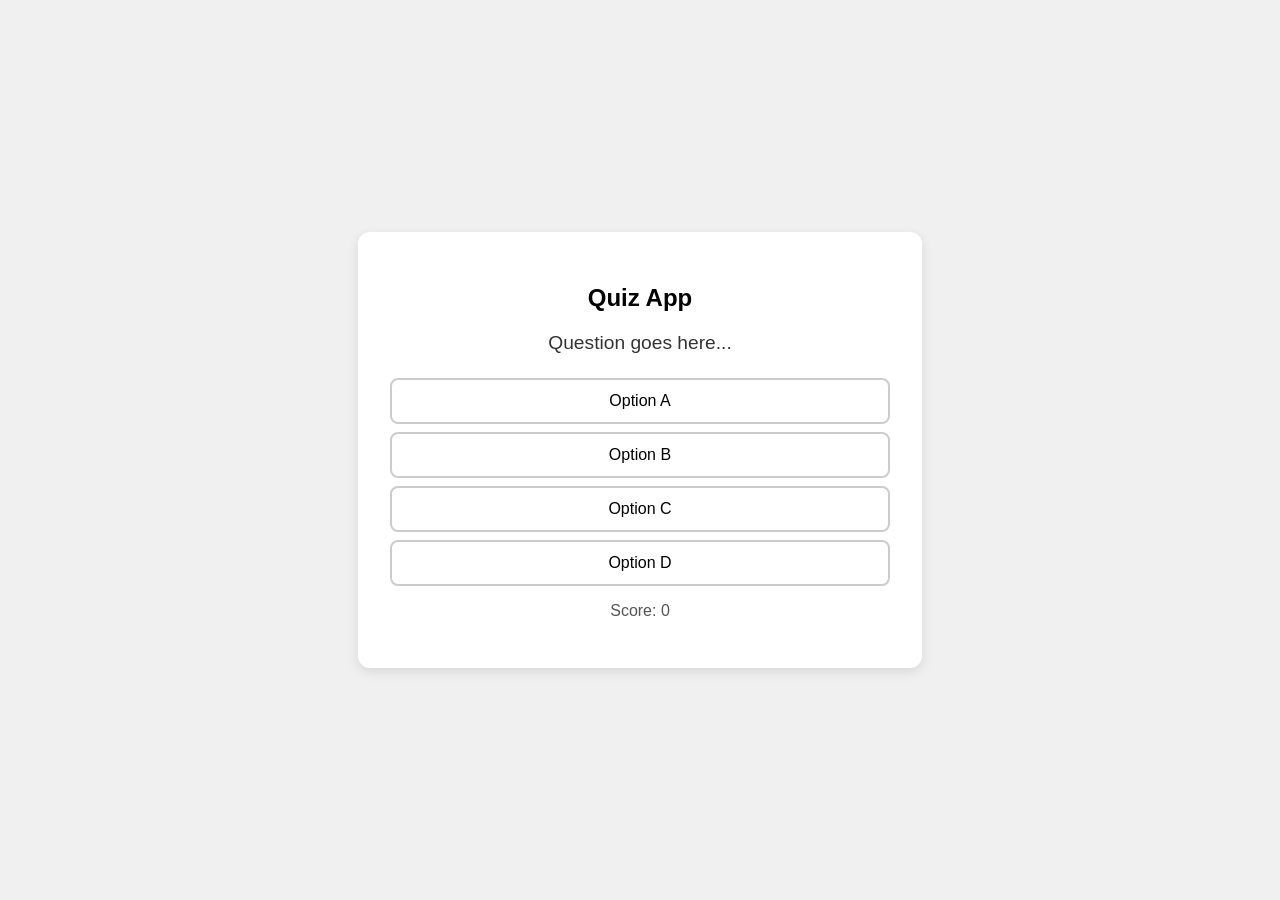
<file: starter_code/quiz_app.html>
<!DOCTYPE html>
<html lang="en">
<head>
  <meta charset="UTF-8">
  <meta name="viewport" content="width=device-width, initial-scale=1.0">
  <title>Quiz App</title>
  <style>
    body {
      font-family: Arial, sans-serif;
      display: flex;
      justify-content: center;
      align-items: center;
      min-height: 100vh;
      margin: 0;
      background-color: #f0f0f0;
    }

    #quiz-container {
      background: white;
      padding: 2rem;
      border-radius: 12px;
      max-width: 500px;
      width: 100%;
      box-shadow: 0 4px 12px rgba(0,0,0,0.1);
      text-align: center;
    }

    #question-text {
      font-size: 1.2rem;
      margin-bottom: 1.5rem;
      color: #333;
    }

    .option-btn {
      display: block;
      width: 100%;
      padding: 0.75rem;
      margin: 0.5rem 0;
      font-size: 1rem;
      border: 2px solid #ccc;
      border-radius: 8px;
      background: white;
      cursor: pointer;
      transition: background 0.2s;
    }

    .option-btn:hover {
      background: #f0f0f0;
    }

    #score-display {
      font-size: 1rem;
      color: #555;
      margin-top: 1rem;
    }

    #result-screen {
      display: none;
    }

    /* TODO: Add styles for correct/incorrect feedback */
    /* TODO: Add styles for result screen */
  </style>
</head>
<body>

  <div id="quiz-container">

    <!-- Question Screen -->
    <div id="question-screen">
      <h2>Quiz App</h2>
      <p id="question-text">Question goes here...</p>

      <!-- Option Buttons -->
      <button class="option-btn" onclick="checkAnswer(0)">Option A</button>
      <button class="option-btn" onclick="checkAnswer(1)">Option B</button>
      <button class="option-btn" onclick="checkAnswer(2)">Option C</button>
      <button class="option-btn" onclick="checkAnswer(3)">Option D</button>

      <p id="score-display">Score: 0</p>
    </div>

    <!-- Result Screen -->
    <div id="result-screen">
      <h2>Quiz Complete! 🎉</h2>
      <p id="final-score">Your score: 0</p>
      <button onclick="restartQuiz()">Play Again</button>
    </div>

  </div>

  <script>
    // TODO: Add your questions here as an array of objects
    var questions = [
      {
        question: "What does HTML stand for?",
        options: [
          "Hyper Text Markup Language",
          "High Tech Modern Language",
          "Hyper Transfer Markup Language",
          "Home Tool Markup Language"
        ],
        correct: 0
      }
      // TODO: Add more questions here
    ];

    var currentQuestion = 0;
    var score = 0;

    // TODO: Write displayQuestion() function
    function displayQuestion() {
      // Show current question and options
    }

    // TODO: Write checkAnswer() function
    function checkAnswer(selectedIndex) {
      // Check if selected answer is correct
      // Update score
      // Move to next question
    }

    // TODO: Write showResults() function
    function showResults() {
      // Hide question screen
      // Show result screen with final score
    }

    // TODO: Write restartQuiz() function
    function restartQuiz() {
      // Reset score and question index
      // Show question screen again
    }

    // Start quiz
    displayQuestion();
  </script>

</body>
</html>
</file>
<file: starter_code/survey_form/style.css>
body {
    font-family: sans-serif;
    background-color: darkblue; 
    margin: 0;
    padding: 40px;
    display: flex;
    flex-direction: column;
    justify-content: center;
    align-items: center;
    min-height: 100vh;
}

form {
    background-color: white;
    padding: 30px;
    border-radius: 10px; 
    width: 100%;
    max-width: 500px;
}

h1, h2 {
    color: darkblue;
    text-align: center;
}

p {
    color: gray;
    text-align: center;
}

label {
    display: block;
    margin-top: 15px;
    margin-bottom: 5px;
    font-weight: bold;
    color: black;

}
input[type="text"],
input[type="email"],
input[type="number"],
select,
textarea {
    width: 100%;
    padding: 10px;
    border: 2px solid lightgray;
    border-radius: 5px;
    box-sizing: border-box; 
}

input[type="submit"] {
    background-color: yellow;
    color: black
    font-size: 16px;
    font-weight: bold;
    padding: 12px;
    border: none;
    border-radius: 5px;
    cursor: pointer;
    width: 100%;
    margin-top: 20px;
}
</file>
